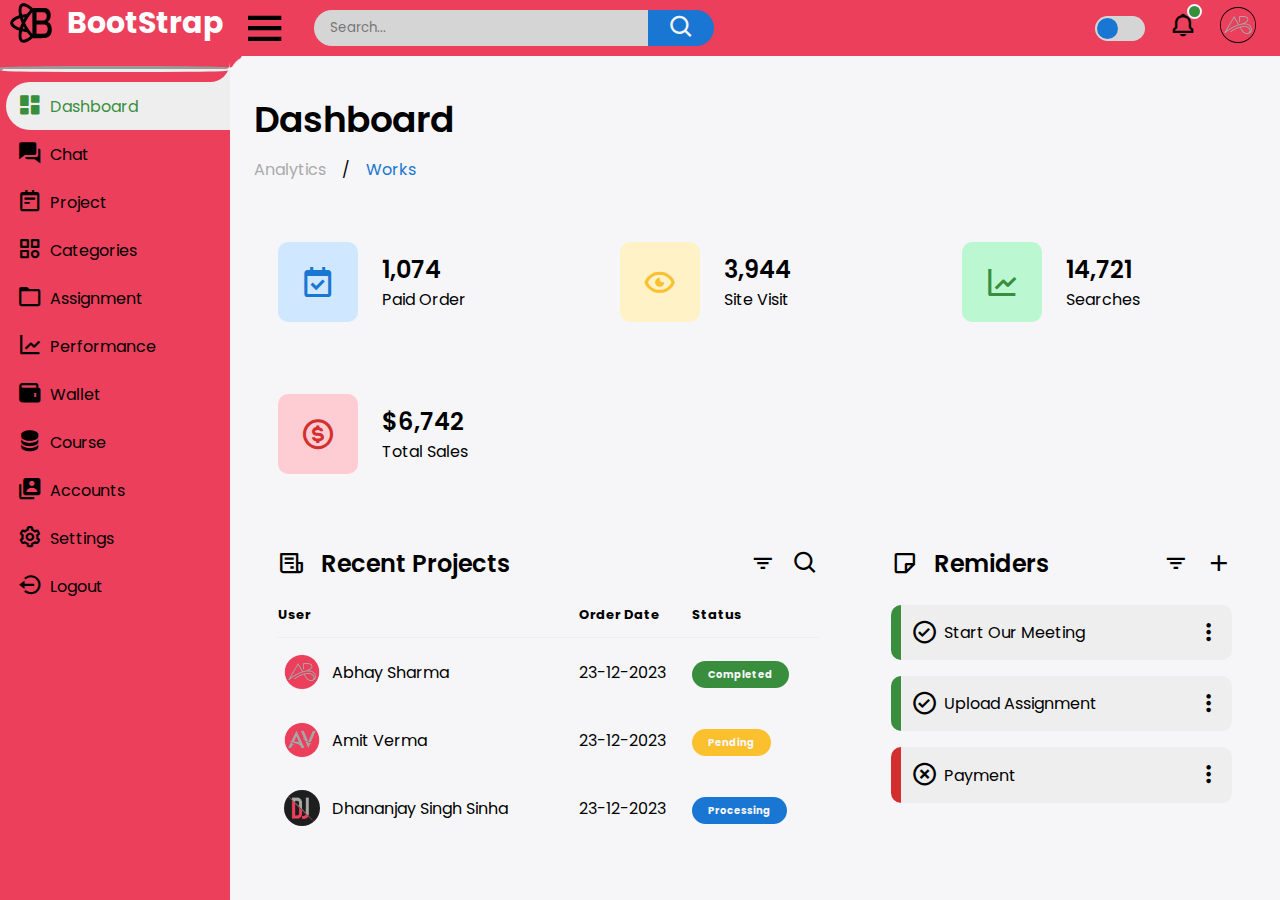
<file: Bootstrap/Dashboard/index.html>
<!DOCTYPE html>
<html lang="en">

<head>
    <meta charset="UTF-8">
    <meta name="viewport" content="width=device-width, initial-scale=1.0">
    <link href='https://unpkg.com/boxicons@2.1.4/css/boxicons.min.css' rel='stylesheet'>
    <link rel="stylesheet" href="style.css">
    <title>Responsive Dashboard</title>
</head>

<body>

    <!-- Sidebar -->
    <div class="sidebar">
        <a href="#" class="logo">
            <img src="images/Logo.svg" width="42">
            <div class="logo-name"><span>Boot</span>Strap</div>
        </a>
        <hr style="width: 100%; border-radius:30%; border-width:3px;">
        <ul class="side-menu">
            <li class="active"><a href="#"><i class='bx bxs-dashboard'></i>Dashboard</a></li>
            <li><a href="#"><i class='bx bxs-conversation'></i>Chat</a></li>
            <li><a href="#"><i class='bx bx-notepad'></i>Project</a></li>
            <li><a href="#"><i class='bx bx-category' ></i>Categories</a></li>
            <li><a href="#"><i class='bx bx-folder'></i>Assignment</a></li>
            <li><a href="#"><i class='bx bx-line-chart'></i>Performance</a></li>
            <li><a href="#"><i class='bx bxs-wallet' ></i>Wallet</a></li>
            <li><a href="#"><i class='bx bxs-data'></i>Course</a></li>
            <li><a href="#"><i class='bx bxs-user-account' ></i>Accounts</a></li>
            <li><a href="#"><i class='bx bx-cog'></i>Settings</a></li>
            <li><a href="#" class="logout"><i class='bx bx-log-out-circle'></i>Logout</a></li>
        </ul>
        <!-- <ul class="side-menu">
            <li>
                <a href="#" class="logout"><i class='bx bx-log-out-circle'></i>
                    Logout
                </a>
            </li>
        </ul> -->
    </div>
    <!-- End of Sidebar -->

    <!-- Main Content -->
    <div class="content">
        <!-- Navbar -->
        <nav>
            <i class='bx bx-menu'></i>
            <form action="#">
                <div class="form-input">
                    <input type="search" placeholder="Search...">
                    <button class="search-btn" type="submit"><i class='bx bx-search'></i></button>
                </div>
            </form>
            <input type="checkbox" id="theme-toggle" hidden>
            <label for="theme-toggle" class="theme-toggle"></label>
            
            <a href="#" class="notif">
                <i class='bx bx-bell'></i>
                <span class="count"></span>
            </a>
            <a href="#" class="profile">
                <!-- <i class='image/logo,png'></i> -->
                <img src="images\my-logo.png">
            </a>
        </nav>

        <!-- End of Navbar -->

        <main>
            <div class="header">
                <div class="left">
                    <h1>Dashboard</h1>
                    <ul class="breadcrumb">
                        <li><a href="#">
                                Analytics
                            </a></li>
                        /
                        <li><a href="#" class="active">Works</a></li>
                    </ul>
                </div>
                <!-- <a href="#" class="report">
                    <i class='bx bx-cloud-download'></i>
                    <span>Download CSV</span>
                </a> -->
            </div>

            <!-- Insights -->
            <ul class="insights">
                <li>
                    <i class='bx bx-calendar-check'></i>
                    <span class="info">
                        <h3>
                            1,074
                        </h3>
                        <p>Paid Order</p>
                    </span>
                </li>
                <li><i class='bx bx-show-alt'></i>
                    <span class="info">
                        <h3>
                            3,944
                        </h3>
                        <p>Site Visit</p>
                    </span>
                </li>
                <li><i class='bx bx-line-chart'></i>
                    <span class="info">
                        <h3>
                            14,721
                        </h3>
                        <p>Searches</p>
                    </span>
                </li>
                <li><i class='bx bx-dollar-circle'></i>
                    <span class="info">
                        <h3>
                            $6,742
                        </h3>
                        <p>Total Sales</p>
                    </span>
                </li>
            </ul>
            <!-- End of Insights -->

            <div class="bottom-data">
                <div class="orders">
                    <div class="header">
                        <i class='bx bx-receipt'></i>
                        <h3>Recent Projects</h3>
                        <i class='bx bx-filter'></i>
                        <i class='bx bx-search'></i>
                    </div>
                    <table>
                        <thead>
                            <tr>
                                <th>User</th>
                                <th>Order Date</th>
                                <th>Status</th>
                            </tr>
                        </thead>
                        <tbody>
                            <tr>
                                <td>
                                    <img src="images/my-logo.png">
                                    <p>Abhay Sharma</p>
                                </td>
                                <td>23-12-2023</td>
                                <td><span class="status completed">Completed</span></td>
                            </tr>
                            <tr>
                                <td>
                                    <img src="images/Amit-logo.png">
                                    <p>Amit Verma</p>
                                </td>
                                <td>23-12-2023</td>
                                <td><span class="status pending">Pending</span></td>
                            </tr>
                            <tr>
                                <td>
                                    <img src="images/D.J-logo.png">
                                    <p>Dhananjay Singh Sinha</p>
                                </td>
                                <td>23-12-2023</td>
                                <td><span class="status process">Processing</span></td>
                            </tr>
                        </tbody>
                    </table>
                </div>

                <!-- Reminders -->
                <div class="reminders">
                    <div class="header">
                        <i class='bx bx-note'></i>
                        <h3>Remiders</h3>
                        <i class='bx bx-filter'></i>
                        <i class='bx bx-plus'></i>
                    </div>
                    <ul class="task-list">
                        <li class="completed">
                            <div class="task-title">
                                <i class='bx bx-check-circle'></i>
                                <p>Start Our Meeting</p>
                            </div>
                            <i class='bx bx-dots-vertical-rounded'></i>
                        </li>
                        <li class="completed">
                            <div class="task-title">
                                <i class='bx bx-check-circle'></i>
                                <p>Upload Assignment</p>
                            </div>
                            <i class='bx bx-dots-vertical-rounded'></i>
                        </li>
                        <li class="not-completed">
                            <div class="task-title">
                                <i class='bx bx-x-circle'></i>
                                <p>Payment</p>
                            </div>
                            <i class='bx bx-dots-vertical-rounded'></i>
                        </li>
                    </ul>
                </div>

                <!-- End of Reminders-->

            </div>

        </main>

    </div>

    <script src="index.js"></script>
</body>

</html>
</file>
<file: Bootstrap/Dashboard/style.css>
@import url('https://fonts.googleapis.com/css2?family=Poppins:wght@300;400;500;600;700;800&display=swap');

:root {
    --light: #f6f6f9;
    --primary: #1976D2;
    --light-primary: #CFE8FF;
    --grey: #eee;
    --dark-grey: #AAAAAA;
    --dark: #000000;
    --danger: #D32F2F;
	--light-danger: #FECDD3;
    --warning: #FBC02D;
    --light-warning: #FFF2C6;
    --success: #388E3C;
    --light-success: #BBF7D0;
    --pinkboot: #eb3f5c;
}

*{
    margin: 0;
    padding: 0;
    box-sizing: border-box;
    font-family: 'Poppins', sans-serif;
}

.bx{
    font-size: 1.7rem;
}

a{
    text-decoration: none;
}

li{
    list-style: none;
}

html{
    overflow-x: hidden;
}

body.dark{    /* main body color at darkmode */
    --light: #000000;
    --grey: #120f0f;
    --dark: #ffffff;
}

body{        /* main body bg */
    background: var(--light);
    overflow-x: hidden;
}

.sidebar{    /* logo & bootstrap bg */
    position: fixed;
    top: 0;
    left: 0;
    background: var(--pinkboot);
    width: 230px;
    height: 100%;
    z-index: 2000;
    overflow-x: hidden;
    scrollbar-width: none;
    transition: all .3s ease;
}

.sidebar::-webkit-scrollbar{
    display: none;
}

.sidebar.close{
    width: 60px;
}

.sidebar .logo{     /* logo name */
    font-size: 30px;
    font-weight: 700;
    height: 46px;
    display: flex;
    align-items: center;
    gap:15px;
    color: #ffffff; /* strap color */
    z-index: 500;
    padding-bottom: 20px;
    padding-left: 10px;
    box-sizing: content-box;
}

.sidebar .logo .logo-name span{
    color: #ffffff;     /* boot color */
}

.sidebar .logo .bx{
    min-width: 60px;
    display: flex;
    justify-content: center;
    font-size: 2.2rem;
}

.sidebar .side-menu{   /* bg of responsive bar */
    width: 100%;
    margin-top: 10px;
    background: #eb3f5c;
}

.sidebar .side-menu li{  /* list in rep.bar */
    height: 48px;
    background: #eb3f5c;
    margin-left: 6px;
    border-radius: 48px 0 0 48px;
    padding: 4px;
}

.sidebar .side-menu li.active{
    background: var(--grey);
    position: relative;
    transition: all .9s;
}

.sidebar .side-menu li.active::before{
    content: "";
    position: absolute;
    width: 40px;
    height: 40px;
    border-radius: 50%;
    top: -40px;
    right: 0;
    box-shadow: 20px 20px 0 var(--grey);
    z-index: -1;
    transition: all 4s;
}

.sidebar .side-menu li.active::after{
    content: "";
    position: absolute;
    width: 40px;
    height: 40px;
    border-radius: 50%;
    bottom: -40px;
    right: 0;
    box-shadow: 20px -20px 0 var(--grey);
    z-index: -1;
}

.sidebar .side-menu li a{  /* responsive design */
    width: 100%;
    height: 100%;
    background: var(--pink);
    display: flex;
    align-items: center;
    border-radius: 48px;
    font-size: 16px;
    color: var(--dark);
    white-space: nowrap;
    overflow-x: hidden;
    transition: all .4s ease;
}

.sidebar .side-menu li.active a{  /* selection color responsive */
    color: var(--success);
}

.sidebar.close .side-menu li a{
    width: calc(48px - (4px * 2));
    transition: all .3s ease;
}

.sidebar .side-menu li a .bx{
    min-width: calc(60px - ((4px + 6px) * 2));
    display: flex;
    font-size: 1.6rem;
    justify-content: center;
}

/* .sidebar .side-menu li a.logout{    loguot color *
    color: var(--primaryr);
} */

.content{
    position: relative;
    width: calc(100% - 230px);
    left: 230px;
    transition: all 0.3s ease;
}

.sidebar.close~.content{
    width: calc(100% - 60px);
    left: 60px;
}

.content nav{   /* navbar bg */
    height: 56px;
    background: var(--pinkboot);
    padding: 0 24px 0 0;
    display: flex;
    align-items: center;
    grid-gap: 24px;
    position: sticky;
    top: 0;
    left: 0;
    z-index: 1000;
}

.content nav::before{   /* navbar bg curve */
    content: "";
    position: absolute;
    width: 40px;
    height: 40px;
    bottom: -40px;
    left: 0;
    border-radius: 50%;
    box-shadow: -27px -27px 0 var(--pinkboot);
}

.content nav a{
    color: var(--dark);     /* notification color */
}

.content nav .bx.bx-menu{   /* menu  */
    cursor: pointer;
    color: var(--dark);
    font-size: 50px;
    padding-left: 10px;
}

.content nav form{   /* shift right side  */
    max-width: 400px;
    width: 100%;
    margin-right: auto;
}

.content nav form .form-input{  /* search shape */
    display: flex;
    align-items: center;
    height: 36px;
}

.content nav form .form-input input{  /* search header navbar */
    flex-grow: 1;
    padding: 0 16px;
    height: 100%;
    border: none;
    background: #d6d5d6;
    border-radius: 36px 0 0 36px;
    outline: none;
    width: 100%;
    color: var(--dark);
}

.content nav form .form-input button{   /* search icon navbar */
    width: 80px;
    height: 100%;
    display: flex;
    justify-content: center;
    align-items: center;
    background: var(--primary);
    color: var(--light);
    font-size: 18px;
    border: none;
    outline: none;
    border-radius: 0 36px 36px 0;
    cursor: pointer;
}

.content nav .notif{   /* notification count */
    font-size: 27px;
    position: relative;
}

.content nav .notif .count{  /* notification count style */
    position: absolute;
    top: -4px;
    right: -6px;
    width: 15px;
    height: 15px;
    background: var(--success);
    border-radius: 50%;
    color: var(--light);
    border: 2px solid var(--light);
    font-weight: 700;
    font-size: 10px;
    display: flex;
    align-items: center;
    justify-content: center;
}

.content nav .profile img{  /* account icon */
    width: 36px;
    height: 36px;
    object-fit: cover;
    border-radius: 50%;
    font-size: 230%;
    background-color: #000;
}

.content nav .theme-toggle{  /* Darkmode button */
    display: block;
    min-width: 50px;
    height: 25px;
    background: #d6d5d6;
    cursor: pointer;
    position: relative;
    border-radius: 25px;
}

.content nav .theme-toggle::before{    /* Darkmode button color */
    content: "";
    position: absolute;
    top: 2px;
    left: 2px;
    bottom: 2px;
    width: calc(25px - 4px);
    background: var(--primary);
    border-radius: 50%;
    transition: all 1s ease;
}

.content nav #theme-toggle:checked+.theme-toggle::before{   /* Darkmode shifting  */
    left: calc(100% - (25px - 4px) - 2px);
}

.content main{
    width: 100%;
    padding: 36px 24px;
    max-height: calc(100vh - 56px);
}

.content main .header{
    display: flex;
    align-items: center;
    justify-content: space-between;
    grid-gap: 16px;
    flex-wrap: wrap;
}

.content main .header .left h1{
    font-size: 36px;
    font-weight: 600;
    margin-bottom: 10px;
    color: var(--dark);
}

.content main .header .left .breadcrumb{
    display: flex;
    align-items: center;
    grid-gap: 16px;
}

.content main .header .left .breadcrumb li{
    color: var(--dark);
}

.content main .header .left .breadcrumb li a{
    color: var(--dark-grey);
    pointer-events: none;
}

.content main .header .left .breadcrumb li a.active{
    color: var(--primary);
    pointer-events: none;
}

/* download cvs */
/* .content main .header .report{ 
    height: 36px;
    padding: 0 16px;
    border-radius: 36px;
    background: var(--primary);
    color: var(--light);
    display: flex;
    align-items: center;
    justify-content: center;
    grid-gap: 10px;
    font-weight: 500;
} */

.content main .insights{
    display: grid;
    grid-template-columns: repeat(auto-fit, minmax(240px, 1fr));
    grid-gap: 24px;
    margin-top: 36px;
}

.content main .insights li{
    padding: 24px;
    background: var(--light);
    border-radius: 20px;
    display: flex;
    align-items: center;
    grid-gap: 24px;
    cursor: pointer;
}

.content main .insights li .bx{
    width: 80px;
    height: 80px;
    border-radius: 10px;
    font-size: 36px;
    display: flex;
    align-items: center;
    justify-content: center;
}

.content main .insights li:nth-child(1) .bx{
    background: var(--light-primary);
    color: var(--primary);
}

.content main .insights li:nth-child(2) .bx{
    background: var(--light-warning);
    color: var(--warning);
}

.content main .insights li:nth-child(3) .bx{
    background: var(--light-success);
    color: var(--success);
}

.content main .insights li:nth-child(4) .bx{
    background: var(--light-danger);
    color: var(--danger);
}

.content main .insights li .info h3{
    font-size: 24px;
    font-weight: 600;
    color: var(--dark);
}

.content main .insights li .info p{
    color: var(--dark);
}

.content main .bottom-data{
    display: flex;
    flex-wrap: wrap;
    grid-gap: 24px;
    margin-top: 24px;
    width: 100%;
    color: var(--dark);
}

.content main .bottom-data>div{
    border-radius: 20px;
    background: var(--light);
    padding: 24px;
    overflow-x: auto;
}

.content main .bottom-data .header{
    display: flex;
    align-items: center;
    grid-gap: 16px;
    margin-bottom: 24px;
}

.content main .bottom-data .header h3{
    margin-right: auto;
    font-size: 24px;
    font-weight: 600;
}

.content main .bottom-data .header .bx{
    cursor: pointer;
}

.content main .bottom-data .orders{
    flex-grow: 1;
    flex-basis: 500px;
}

.content main .bottom-data .orders table{
    width: 100%;
    border-collapse: collapse;
}

.content main .bottom-data .orders table th{
    padding-bottom: 12px;
    font-size: 13px;
    text-align: left;
    border-bottom: 1px solid var(--grey);
}

.content main .bottom-data .orders table td{
    padding: 16px 0;
}

.content main .bottom-data .orders table tr td:first-child{
    display: flex;
    align-items: center;
    grid-gap: 12px;
    padding-left: 6px;
}

.content main .bottom-data .orders table td img{
    width: 36px;
    height: 36px;
    border-radius: 50%;
    object-fit: cover;
}

.content main .bottom-data .orders table tbody tr{
    cursor: pointer;
    transition: all 0.3s ease;
}

.content main .bottom-data .orders table tbody tr:hover{
    background: var(--grey);
}

.content main .bottom-data .orders table tr td .status{
    font-size: 10px;
    padding: 6px 16px;
    color: var(--light);
    border-radius: 20px;
    font-weight: 700;
}

.content main .bottom-data .orders table tr td .status.completed{
    background: var(--success);
}

.content main .bottom-data .orders table tr td .status.process{
    background: var(--primary);
}

.content main .bottom-data .orders table tr td .status.pending{
    background: var(--warning);
}

.content main .bottom-data .reminders{
    flex-grow: 1;
    flex-basis: 300px;
}

.content main .bottom-data .reminders .task-list{
    width: 100%;
}

.content main .bottom-data .reminders .task-list li{
    width: 100%;
    margin-bottom: 16px;
    background: var(--grey);
    padding: 14px 10px;
    border-radius: 10px;
    display: flex;
    align-items: center;
    justify-content: space-between;
}

.content main .bottom-data .reminders .task-list li .task-title{
    display: flex;
    align-items: center;
}

.content main .bottom-data .reminders .task-list li .task-title p{
    margin-left: 6px;
}

.content main .bottom-data .reminders .task-list li .bx{
  cursor: pointer;  
}

.content main .bottom-data .reminders .task-list li.completed{
    border-left: 10px solid var(--success);
}

.content main .bottom-data .reminders .task-list li.not-completed{
    border-left: 10px solid var(--danger);
}

.content main .bottom-data .reminders .task-list li:last-child{
   margin-bottom: 0;
}

@media screen and (max-width: 768px) {
    .sidebar{
        width: 200px;
    }

    .content{
        width: calc(100% - 60px);
        left: 200px;
    }

}

@media screen and (max-width: 576px) {
    
    .content nav form .form-input input{
        display: none;
    }

    .content nav form .form-input button{
        width: auto;
        height: auto;
        background: transparent;
        color: var(--dark);
        border-radius: none;
    }

    .content nav form.show .form-input input{
        display: block;
        width: 100%;
    }

    .content nav form.show .form-input button{
        width: 36px;
        height: 100%;
        color: var(--light);
        background: var(--danger);
        border-radius: 0 36px 36px 0;
    }

    .content nav form.show~.notif, .content nav form.show~.profile{
        display: none;
    }

    .content main .insights {
        grid-template-columns: 1fr;
    }

    .content main .bottom-data .header{
        min-width: 340px;
    }

    .content main .bottom-data .orders table{
        min-width: 340px;
    }

    .content main .bottom-data .reminders .task-list{
        min-width: 340px;
    }

}
</file>
